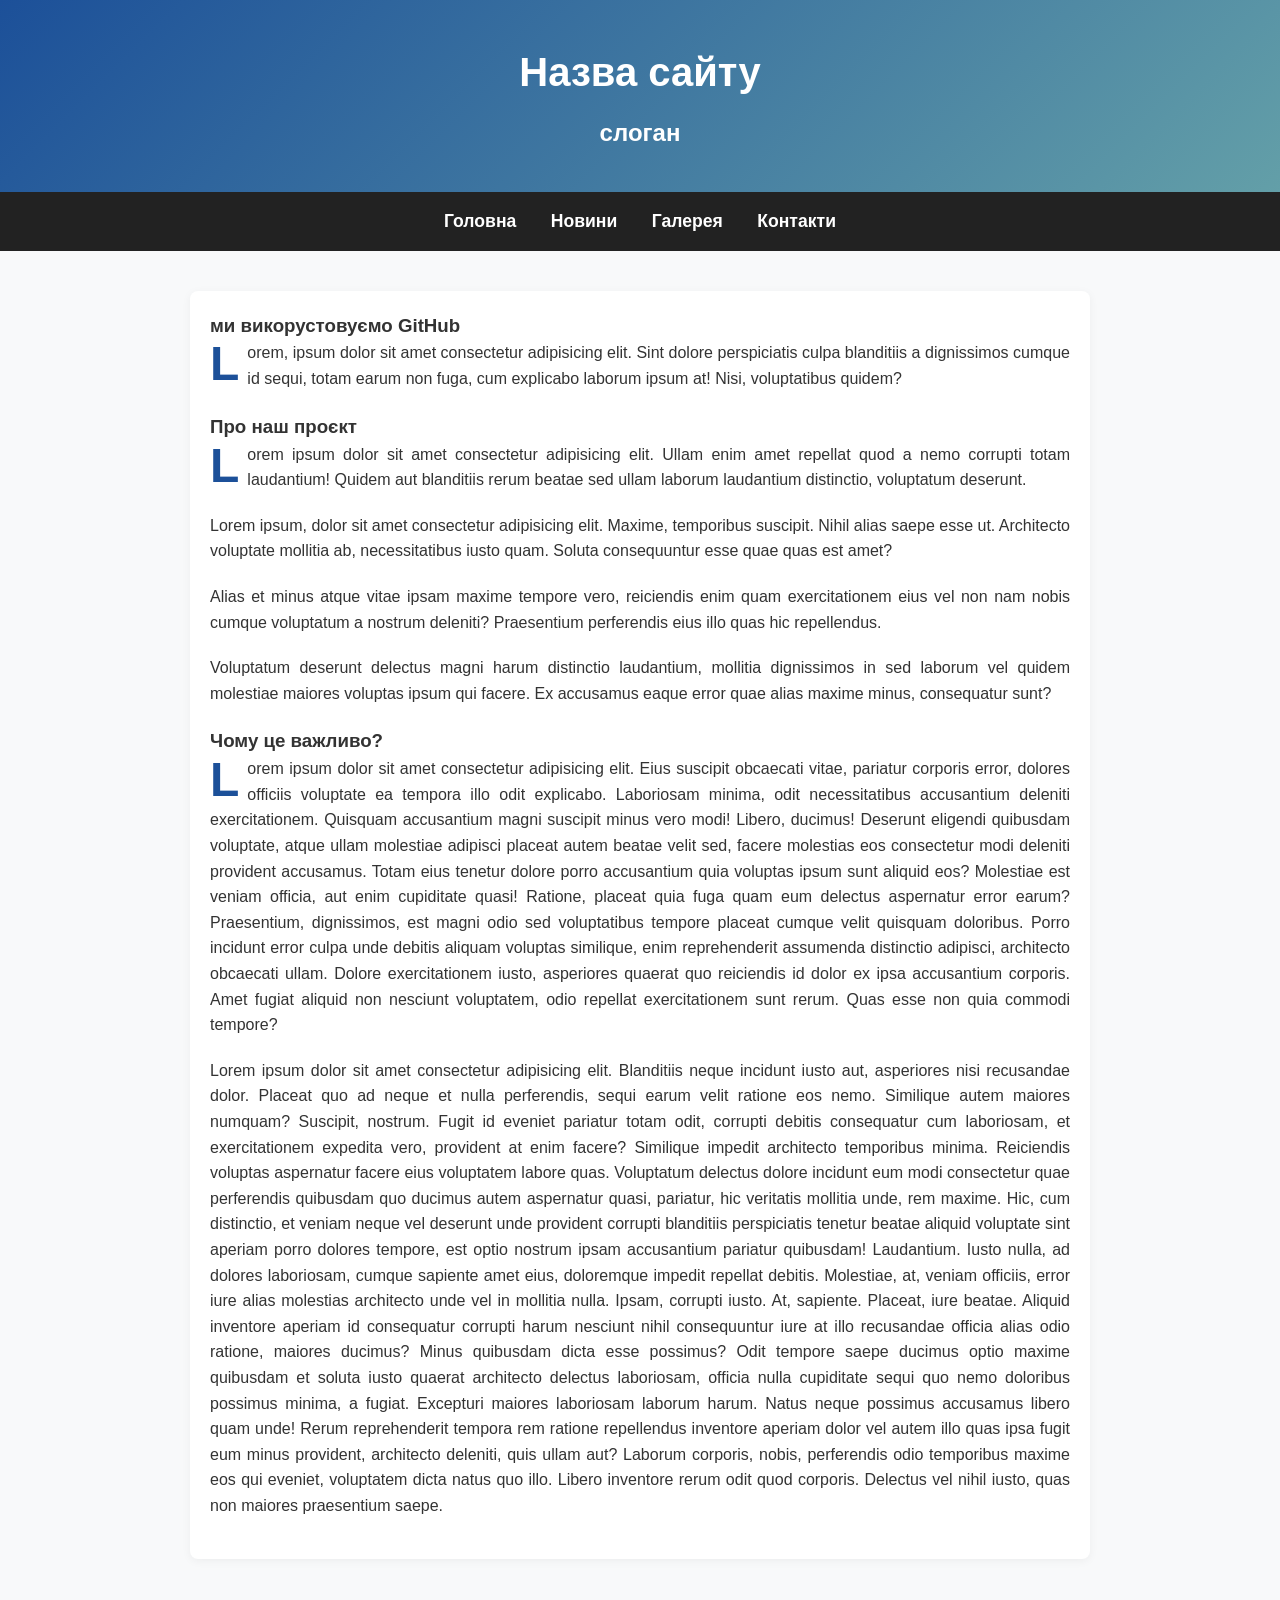
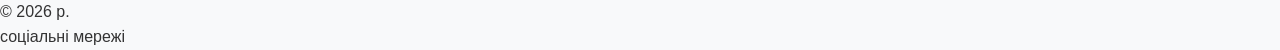
<file: index.html>
<!DOCTYPE html>
<html lang="en">

<head>
  <meta charset="UTF-8">
  <meta name="viewport" content="width=device-width, initial-scale=1.0">
  <meta name="description" content="Запрошуємо підлітків 11-15 років на заняття з
робототехніки. Вчимо програмувати, паяти та створювати власні проєкти на Arduino.">

  <meta property="og:title" content="Гурток робототехніки">
  <meta property="og:description" content="Навчимо створювати власних роботів з нуля!">
  <meta property="og:image" content="./img/robot.jpg">
  <meta property="og:type" content="website">

  <link rel="stylesheet" href="./css/style.css">
  <title>Гурток робототехніки | Створюй майбутнє своїми руками</title>
  <!-- Google tag (gtag.js) -->
  <script async src="https://www.googletagmanager.com/gtag/js?id=G-W2GLQCDBY6"></script>
  <script>
    window.dataLayer = window.dataLayer || [];
    function gtag() { dataLayer.push(arguments); }
    gtag('js', new Date());

    gtag('config', 'G-W2GLQCDBY6');
  </script>
</head>

<body class="playpen-sans-regular">
  <header>
    <h1 class="google-sans-bold">Назва сайту</h1>
    <h2>слоган</h2>
  </header>
  <nav>
    <ul>
      <li><a href="./index.html">Головна</a></li>
      <li><a href="./news.html">Новини</a></li>
      <li><a href="./gallery.html">Галерея</a></li>
      <li><a href="./contacts.html">Контакти</a></li>
    </ul>
  </nav>
  <main>
    <section>
      <h3>ми викорустовуємо GitHub</h3>
      <p>
        Lorem, ipsum dolor sit amet consectetur adipisicing elit. Sint dolore perspiciatis culpa blanditiis a
        dignissimos cumque id sequi, totam earum non fuga, cum explicabo laborum ipsum at! Nisi, voluptatibus quidem?
      </p>
    </section>
    <section>
      <h3>Про наш проєкт</h3>
      <p>Lorem ipsum dolor sit amet consectetur adipisicing elit. Ullam enim amet repellat quod a nemo corrupti totam
        laudantium! Quidem aut blanditiis rerum beatae sed ullam laborum laudantium distinctio, voluptatum deserunt.</p>
      <p>Lorem ipsum, dolor sit amet consectetur adipisicing elit. Maxime, temporibus suscipit. Nihil alias saepe esse
        ut. Architecto voluptate mollitia ab, necessitatibus iusto quam. Soluta consequuntur esse quae quas est amet?
      </p>
      <p>Alias et minus atque vitae ipsam maxime tempore vero, reiciendis enim quam exercitationem eius vel non nam
        nobis cumque voluptatum a nostrum deleniti? Praesentium perferendis eius illo quas hic repellendus.</p>
      <p>Voluptatum deserunt delectus magni harum distinctio laudantium, mollitia dignissimos in sed laborum vel quidem
        molestiae maiores voluptas ipsum qui facere. Ex accusamus eaque error quae alias maxime minus, consequatur sunt?
      </p>
    </section>
    <section class="gradient">
      <h3>Чому це важливо?</h3>
      <p>Lorem ipsum dolor sit amet consectetur adipisicing elit. Eius suscipit obcaecati vitae, pariatur corporis
        error, dolores officiis voluptate ea tempora illo odit explicabo. Laboriosam minima, odit necessitatibus
        accusantium deleniti exercitationem.
        Quisquam accusantium magni suscipit minus vero modi! Libero, ducimus! Deserunt eligendi quibusdam voluptate,
        atque ullam molestiae adipisci placeat autem beatae velit sed, facere molestias eos consectetur modi deleniti
        provident accusamus.
        Totam eius tenetur dolore porro accusantium quia voluptas ipsum sunt aliquid eos? Molestiae est veniam officia,
        aut enim cupiditate quasi! Ratione, placeat quia fuga quam eum delectus aspernatur error earum?
        Praesentium, dignissimos, est magni odio sed voluptatibus tempore placeat cumque velit quisquam doloribus. Porro
        incidunt error culpa unde debitis aliquam voluptas similique, enim reprehenderit assumenda distinctio adipisci,
        architecto obcaecati ullam.
        Dolore exercitationem iusto, asperiores quaerat quo reiciendis id dolor ex ipsa accusantium corporis. Amet
        fugiat aliquid non nesciunt voluptatem, odio repellat exercitationem sunt rerum. Quas esse non quia commodi
        tempore?</p>
      <p>Lorem ipsum dolor sit amet consectetur adipisicing elit. Blanditiis neque incidunt iusto aut, asperiores nisi
        recusandae dolor. Placeat quo ad neque et nulla perferendis, sequi earum velit ratione eos nemo.
        Similique autem maiores numquam? Suscipit, nostrum. Fugit id eveniet pariatur totam odit, corrupti debitis
        consequatur cum laboriosam, et exercitationem expedita vero, provident at enim facere? Similique impedit
        architecto temporibus minima.
        Reiciendis voluptas aspernatur facere eius voluptatem labore quas. Voluptatum delectus dolore incidunt eum modi
        consectetur quae perferendis quibusdam quo ducimus autem aspernatur quasi, pariatur, hic veritatis mollitia
        unde, rem maxime.
        Hic, cum distinctio, et veniam neque vel deserunt unde provident corrupti blanditiis perspiciatis tenetur beatae
        aliquid voluptate sint aperiam porro dolores tempore, est optio nostrum ipsam accusantium pariatur quibusdam!
        Laudantium.
        Iusto nulla, ad dolores laboriosam, cumque sapiente amet eius, doloremque impedit repellat debitis. Molestiae,
        at, veniam officiis, error iure alias molestias architecto unde vel in mollitia nulla. Ipsam, corrupti iusto.
        At, sapiente. Placeat, iure beatae. Aliquid inventore aperiam id consequatur corrupti harum nesciunt nihil
        consequuntur iure at illo recusandae officia alias odio ratione, maiores ducimus? Minus quibusdam dicta esse
        possimus?
        Odit tempore saepe ducimus optio maxime quibusdam et soluta iusto quaerat architecto delectus laboriosam,
        officia nulla cupiditate sequi quo nemo doloribus possimus minima, a fugiat. Excepturi maiores laboriosam
        laborum harum.
        Natus neque possimus accusamus libero quam unde! Rerum reprehenderit tempora rem ratione repellendus inventore
        aperiam dolor vel autem illo quas ipsa fugit eum minus provident, architecto deleniti, quis ullam aut?
        Laborum corporis, nobis, perferendis odio temporibus maxime eos qui eveniet, voluptatem dicta natus quo illo.
        Libero inventore rerum odit quod corporis. Delectus vel nihil iusto, quas non maiores praesentium saepe.</p>
    </section>
  </main>
  <footer>
    <p>&copy; 2026 р.</p>
    <p>соціальні мережі</p>
  </footer>

</body>

</html>
</file>
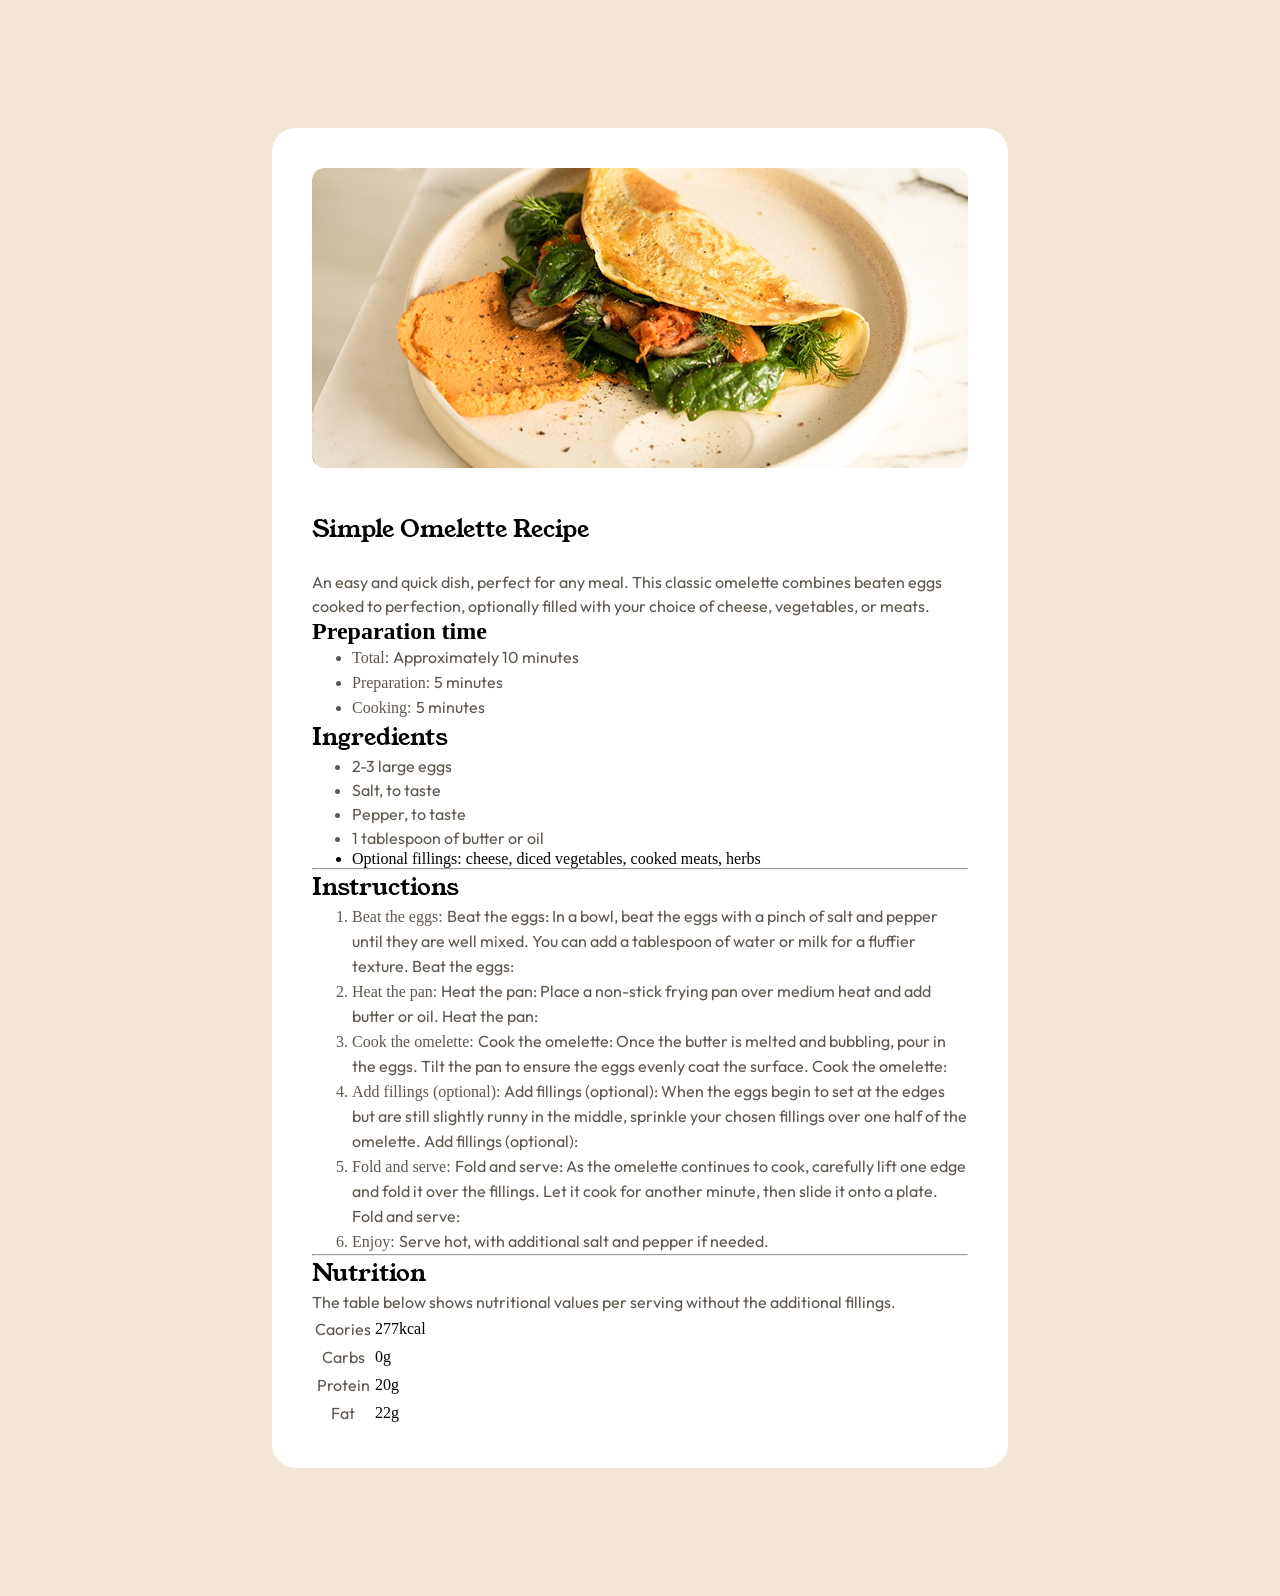
<file: figma/index.html>
<!DOCTYPE html>
<html lang="en">

<head>
  <meta charset="UTF-8" />
  <meta name="viewport" content="width=device-width, initial-scale=1.0" />
  <link rel="icon" type="image/png" sizes="32x32" href="./assets/images/favicon-32x32.png" />
  <link rel="preconnect" href="https://fonts.googleapis.com" />
  <link rel="preconnect" href="https://fonts.gstatic.com" crossorigin />
  <link href="https://fonts.googleapis.com/css2?family=Outfit:wght@100..900&family=Young+Serif&display=swap"
    rel="stylesheet" />
  <title>Frontend Mentor | Recipe page</title>
  <link rel="stylesheet" href="./css/style.css" />
</head>

<body>
  <main>
    <img src="./img/top-image.png" alt="Simple Omelette Recipe" />
    <div>
      <section>
        <h1 class="young-serif-regular heading-l">Simple Omelette Recipe</h1>
        <p class="outfit-regular body-reg">
          An easy and quick dish, perfect for any meal. This classic omelette
          combines beaten eggs cooked to perfection, optionally filled with
          your choice of cheese, vegetables, or meats.
        </p>
      </section>
      <section class="bg-pink">
        <h2 class="outfit-semibold heading-s">Preparation time</h2>
        <ul>
          <li class="outfit-bold body-reg">
            Total:
            <span class="outfit-regular body-reg">Approximately 10 minutes</span>
          </li>
          <li class="outfit-bold body-reg">
            Preparation: <span class="outfit-regular">5 minutes</span>
          </li>
          <li class="outfit-bold body-reg">
            Cooking: <span class="outfit-regular">5 minutes</span>
          </li>
        </ul>
      </section>
      <section>
        <h2 class="young-serif-regular heading-m">Ingredients</h2>
        <ul>
          <li class="outfit-regular body-reg">2-3 large eggs</li>
          <li class="outfit-regular body-reg">Salt, to taste</li>
          <li class="outfit-regular body-reg">Pepper, to taste</li>
          <li class="outfit-regular body-reg">
            1 tablespoon of butter or oil
          </li>
          <li>
            Optional fillings: cheese, diced vegetables, cooked meats, herbs
          </li>
        </ul>
      </section>
      <hr />
      <section>
        <h2 class="young-serif-regular heading-m">Instructions</h2>
        <ol>
          <li class="outfit-bold body-reg">
            Beat the eggs:
            <span class="outfit-regular">
              Beat the eggs: In a bowl, beat the eggs with a pinch of salt and
              pepper until they are well mixed. You can add a tablespoon of
              water or milk for a fluffier texture. Beat the eggs:
            </span>
          </li>
          <li class="outfit-bold body-reg">
            Heat the pan:
            <span class="outfit-regular">
              Heat the pan: Place a non-stick frying pan over medium heat and
              add butter or oil. Heat the pan:
            </span>
          </li>
          <li class="outfit-bold body-reg">
            Cook the omelette:
            <span class="outfit-regular">
              Cook the omelette: Once the butter is melted and bubbling, pour
              in the eggs. Tilt the pan to ensure the eggs evenly coat the
              surface. Cook the omelette:
            </span>
          </li>
          <li class="outfit-bold body-reg">
            Add fillings (optional):
            <span class="outfit-regular">
              Add fillings (optional): When the eggs begin to set at the edges
              but are still slightly runny in the middle, sprinkle your chosen
              fillings over one half of the omelette. Add fillings (optional):
            </span>
          </li>
          <li class="outfit-bold body-reg">
            Fold and serve:
            <span class="outfit-regular">
              Fold and serve: As the omelette continues to cook, carefully
              lift one edge and fold it over the fillings. Let it cook for
              another minute, then slide it onto a plate. Fold and serve:
            </span>
          </li>
          <li class="outfit-bold body-reg">
            Enjoy:
            <span class="outfit-regular">Serve hot, with additional salt and pepper if needed.</span>
          </li>
        </ol>
      </section>
      <hr />
      <section>
        <h2 class="young-serif-regular heading-m">Nutrition</h2>

        <p class="outfit-regular body-reg">
          The table below shows nutritional values per serving without the
          additional fillings.
        </p>
        <table>
          <tr>
            <th class="outfit-regular body-reg">Caories</th>
            <td class="outfit-bold">277kcal</td>
          </tr>
          <tr>
            <th class="outfit-regular body-reg">Carbs</th>
            <td class="outfit-bold">0g</td>
          </tr>
          <tr>
            <th class="outfit-regular body-reg">Protein</th>
            <td class="outfit-bold">20g</td>
          </tr>
          <tr>
            <th class="outfit-regular body-reg">Fat</th>
            <td class="outfit-bold">22g</td>
          </tr>
        </table>
      </section>
    </div>
  </main>
</body>

</html>
</file>
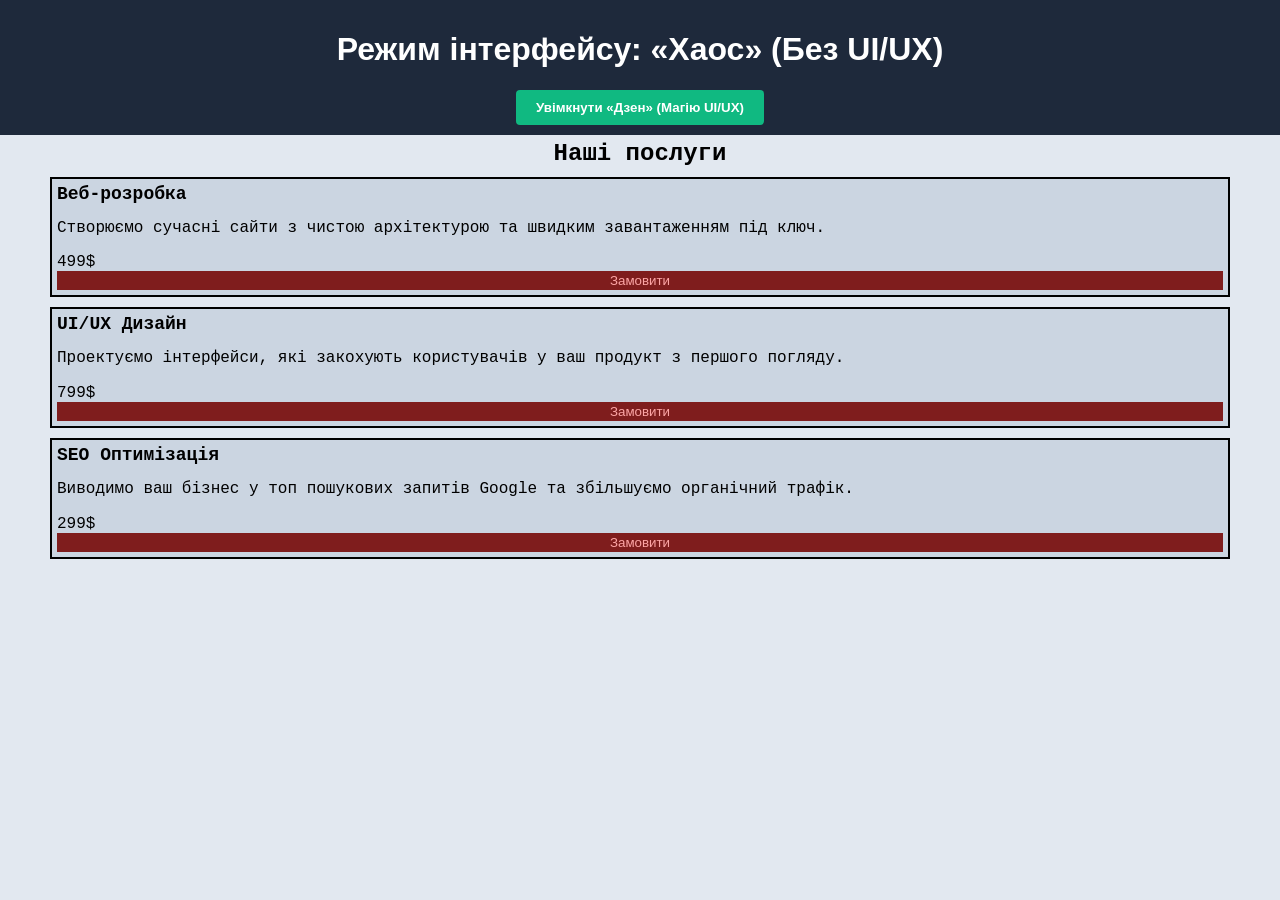
<file: UX_UI/index.html>
<!DOCTYPE html>
<html lang="uk">

<head>
  <meta charset="UTF-8">
  <meta name="viewport" content="width=device-width, initial-scale=1.0">
  <title>UI/UX Демонстрація: Перетворення інтерфейсу</title>
  <link rel="stylesheet" href="style.css">
</head>

<body>
  <header class="control-panel">
    <h1>Режим інтерфейсу: <span id="status-text">«Хаос» (Без UI/UX)</span></h1>
    <button id="toggle-ux-btn">Увімкнути «Дзен» (Магію UI/UX)</button>
  </header>
  <main class="container">
    <h2 class="section-title">Наші послуги</h2>
    <div class="grid-wrapper" id="content-wrapper">
      <div class="card">
        <div class="card-badge">Популярно</div>
        <h3>Веб-розробка</h3>
        <p>Створюємо сучасні сайти з чистою архітектурою та швидким завантаженням під
          ключ.</p>
        <div class="price">499$</div>
        <button class="cta-btn">Замовити</button>
      </div>
      <div class="card featured">
        <div class="card-badge">Топ вибір</div>
        <h3>UI/UX Дизайн</h3>
        <p>Проектуємо інтерфейси, які закохують користувачів у ваш продукт з першого
          погляду.</p>
        <div class="price">799$</div>
        <button class="cta-btn">Замовити</button>
      </div>
      <div class="card">
        <div class="card-badge">Новинка</div>
        <h3>SEO Оптимізація</h3>
        <p>Виводимо ваш бізнес у топ пошукових запитів Google та збільшуємо органічний
          трафік.</p>
        <div class="price">299$</div>
        <button class="cta-btn">Замовити</button>
      </div>
    </div>
  </main>
  <script src="script.js" defer></script>
</body>

</html>
</file>
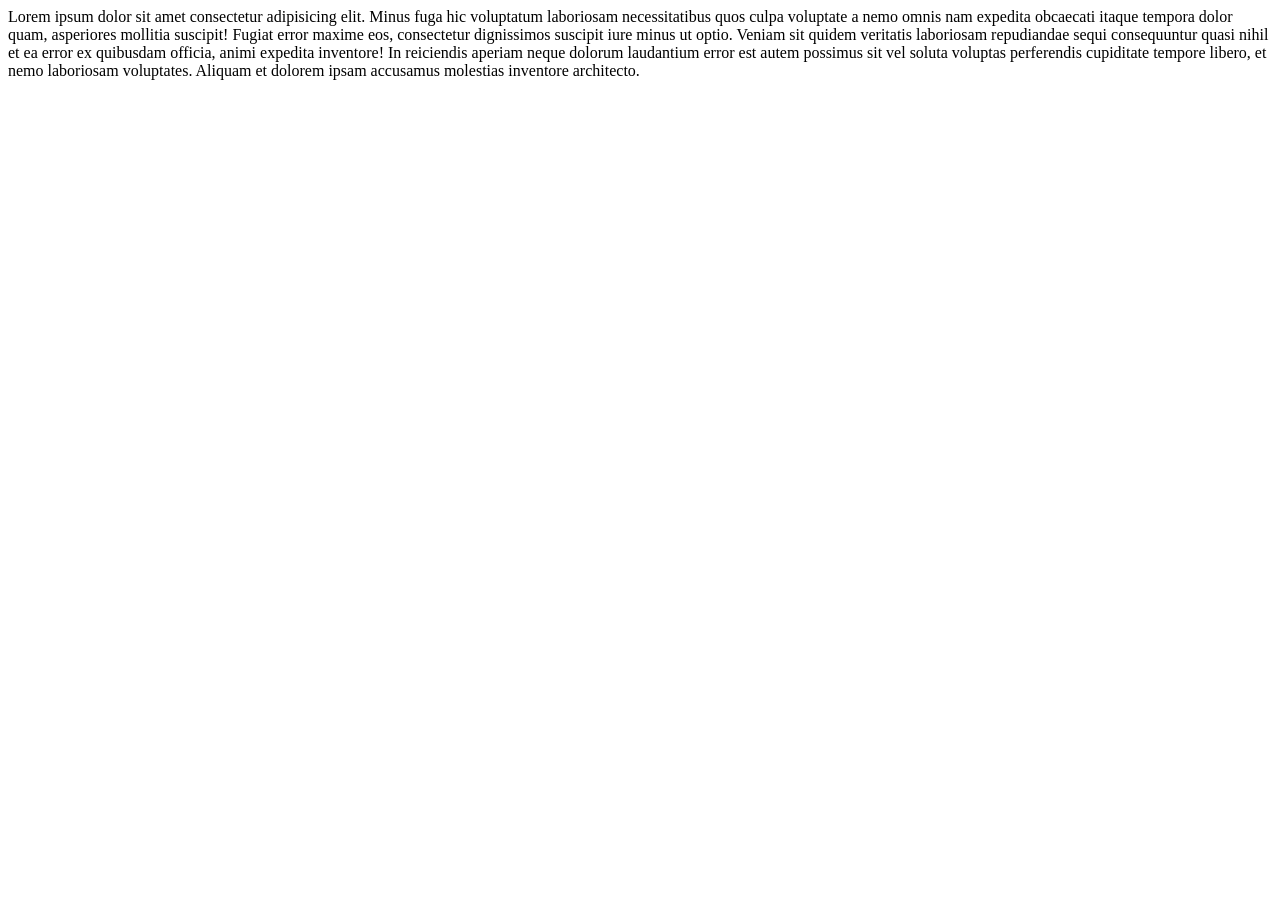
<file: js/less1/index.html>
<!DOCTYPE html>
<html lang="en">
<head>
  <meta charset="UTF-8">
  <meta name="viewport" content="width=device-width, initial-scale=1.0">
  <title>Document</title>
</head>
<body>
  Lorem ipsum dolor sit amet consectetur adipisicing elit. Minus fuga hic voluptatum laboriosam necessitatibus quos culpa voluptate a nemo omnis nam expedita obcaecati itaque tempora dolor quam, asperiores mollitia suscipit!
  Fugiat error maxime eos, consectetur dignissimos suscipit iure minus ut optio. Veniam sit quidem veritatis laboriosam repudiandae sequi consequuntur quasi nihil et ea error ex quibusdam officia, animi expedita inventore!
  In reiciendis aperiam neque dolorum laudantium error est autem possimus sit vel soluta voluptas perferendis cupiditate tempore libero, et nemo laboriosam voluptates. Aliquam et dolorem ipsam accusamus molestias inventore architecto.
  <script src="./script.js"></script>
</body>
</html>
</file>
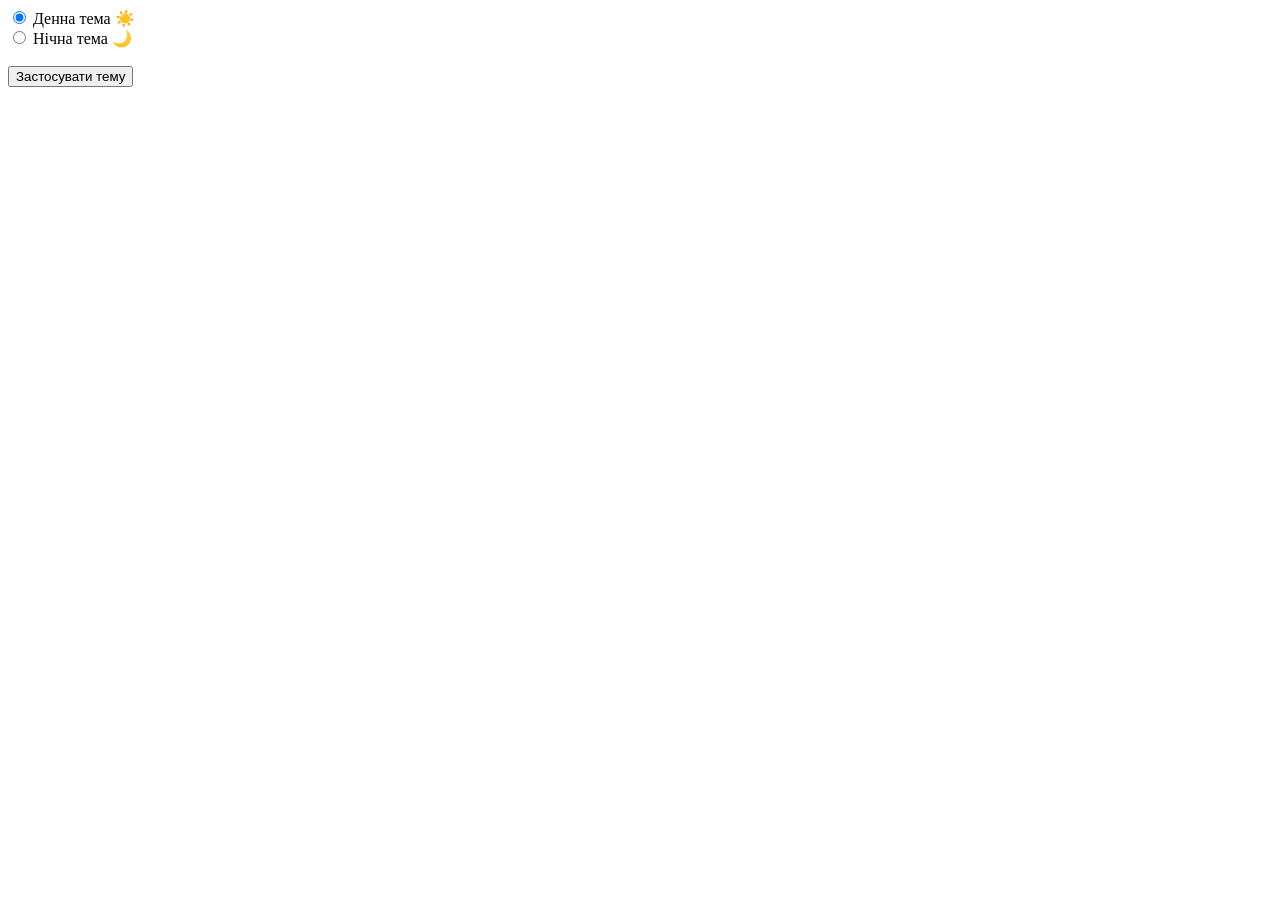
<file: js/less2/index.html>
<!DOCTYPE html>
<html lang="en">

<head>
  <meta charset="UTF-8">
  <meta name="viewport" content="width=device-width, initial-scale=1.0">
  <title>Document</title>
</head>

<body>
  <form id="themeForm">
    <label>
      <input type="radio" name="theme" value="day" checked> Денна тема ☀️
    </label>
    <br>
    <label>
      <input type="radio" name="theme" value="night"> Нічна тема 🌙
    </label>
    <br><br>

    <button type="submit">Застосувати тему</button>
  </form>
  <script src="./script.js"></script>
</body>

</html>
</file>
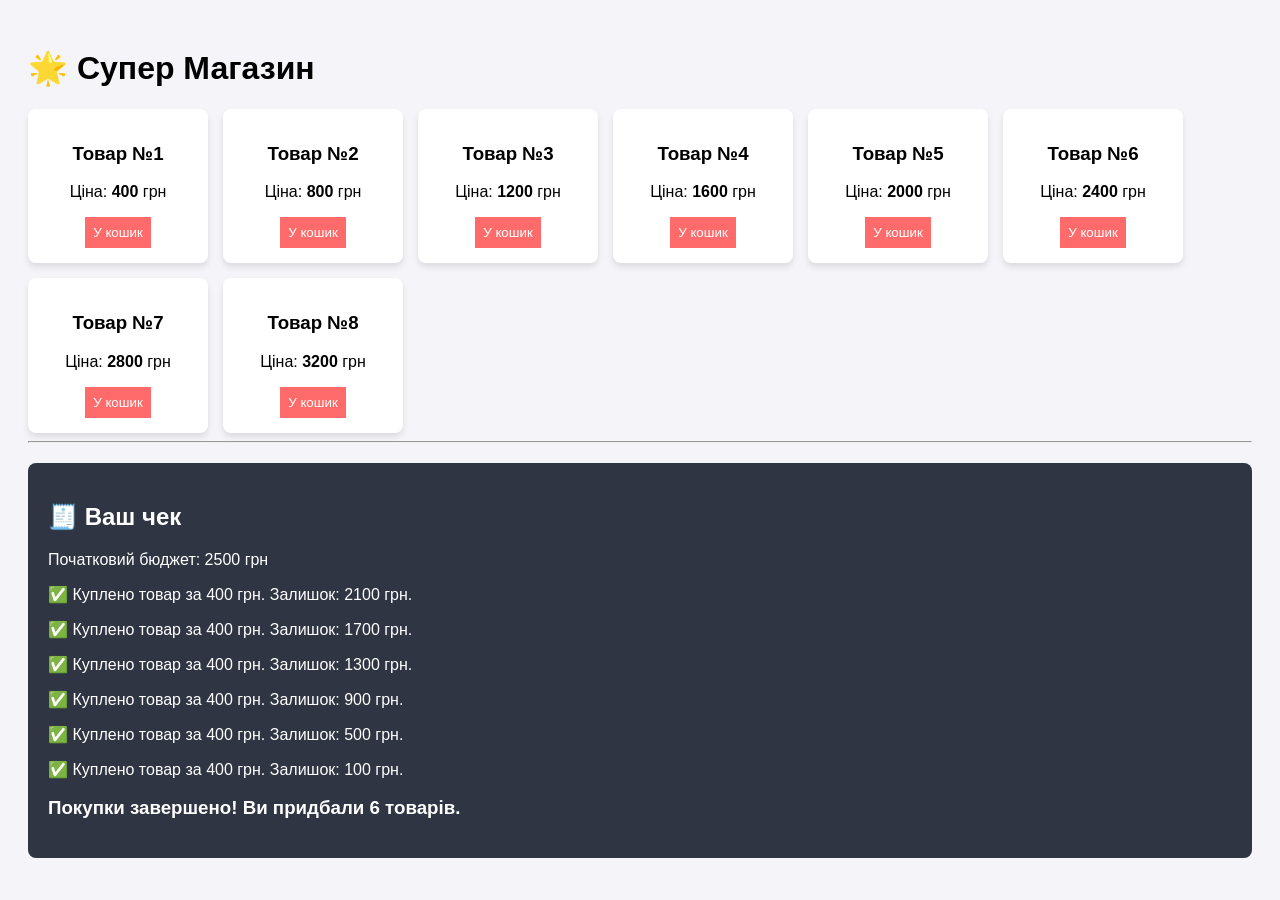
<file: js/less3/index.html>
<!DOCTYPE html>
<html lang="uk">

<head>
  <meta charset="UTF-8">
  <title>Мій магазин</title>
  <link rel="stylesheet" href="style.css">
</head>

<body>
  <h1>🌟 Супер Магазин</h1>

  <div id="shop-catalog" class="catalog"></div>

  <hr>

  <div id="receipt-container" class="receipt"></div>

  <script src="script.js"></script>
</body>

</html>
</file>
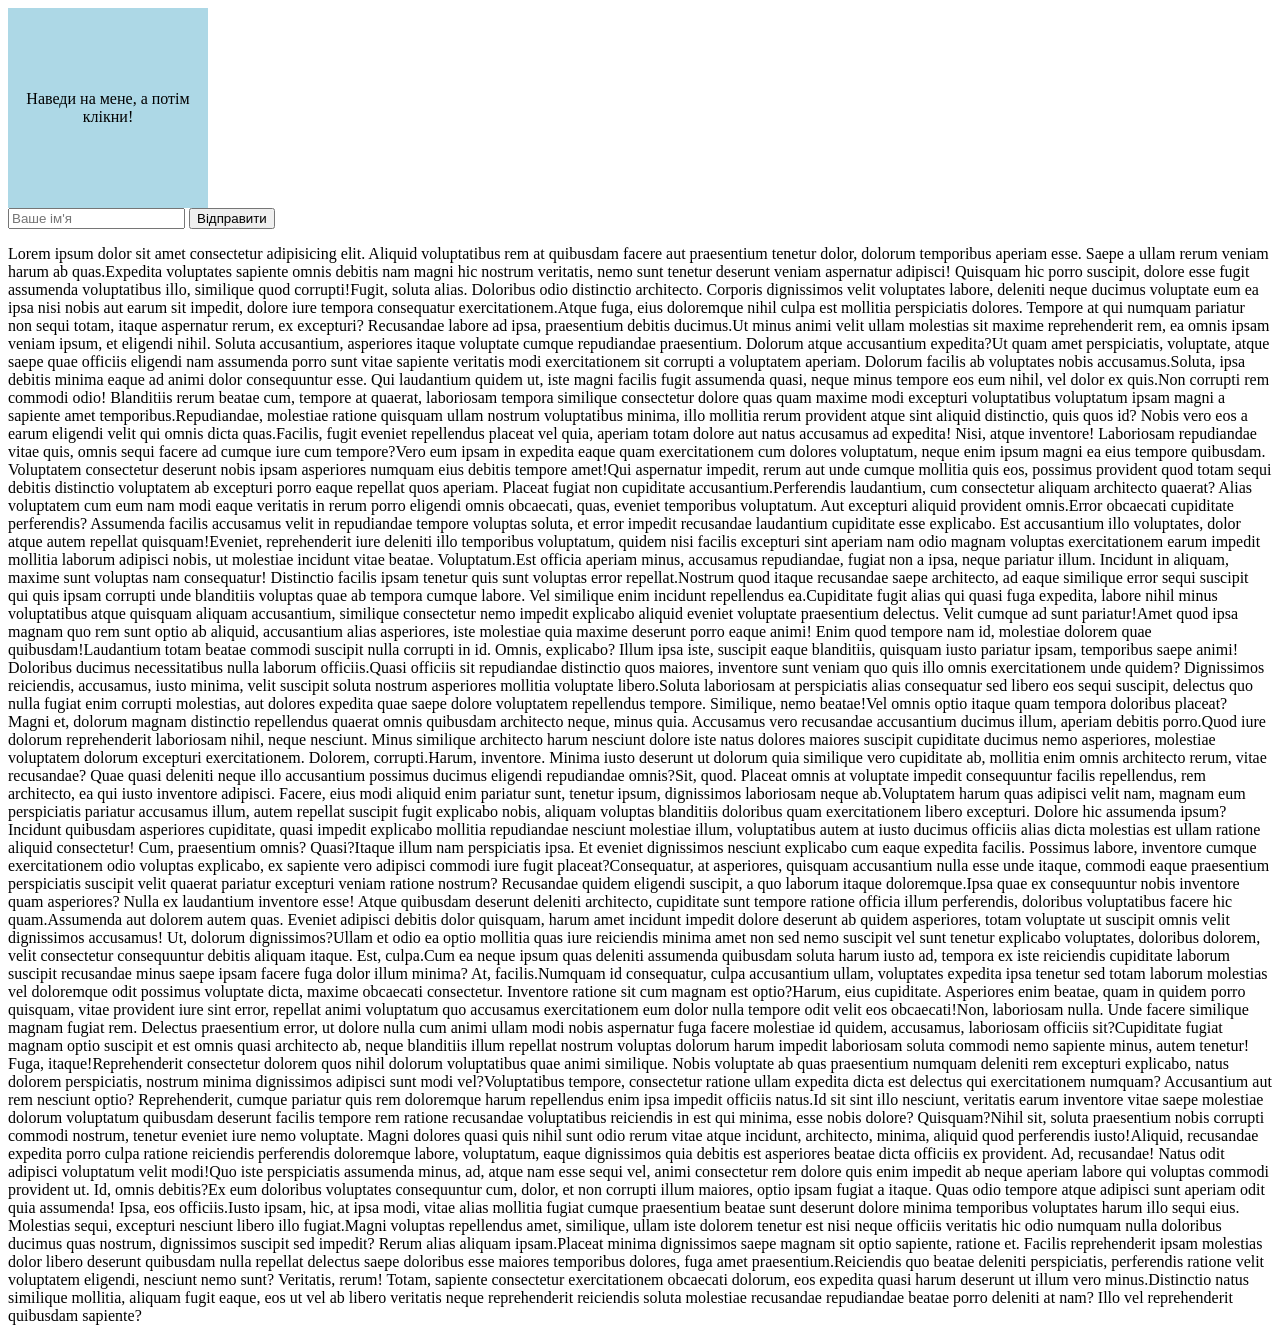
<file: js/less_event/index.html>
<!DOCTYPE html>
<html lang="en">

<head>
  <meta charset="UTF-8">
  <meta name="viewport" content="width=device-width, initial-scale=1.0">
  <link rel="stylesheet" href="./style.css">
  <title>Document</title>
</head>

<body>
  <div id="interactive-box" class="box">Наведи на мене, а потім клікни!</div>
  <form id="myForm">
    <input type="text" id="username" placeholder="Ваше ім'я">
    <button type="submit">Відправити</button>
  </form>
  <p id="greetingMessage"></p>

  <p><span>Lorem ipsum dolor sit amet consectetur adipisicing elit. Aliquid voluptatibus rem at quibusdam facere aut
      praesentium tenetur dolor, dolorum temporibus aperiam esse. Saepe a ullam rerum veniam harum ab
      quas.</span><span>Expedita voluptates sapiente omnis debitis nam magni hic nostrum veritatis, nemo sunt tenetur
      deserunt veniam aspernatur adipisci! Quisquam hic porro suscipit, dolore esse fugit assumenda voluptatibus illo,
      similique quod corrupti!</span><span>Fugit, soluta alias. Doloribus odio distinctio architecto. Corporis
      dignissimos velit voluptates labore, deleniti neque ducimus voluptate eum ea ipsa nisi nobis aut earum sit
      impedit, dolore iure tempora consequatur exercitationem.</span><span>Atque fuga, eius doloremque nihil culpa est
      mollitia perspiciatis dolores. Tempore at qui numquam pariatur non sequi totam, itaque aspernatur rerum, ex
      excepturi? Recusandae labore ad ipsa, praesentium debitis ducimus.</span><span>Ut minus animi velit ullam
      molestias sit maxime reprehenderit rem, ea omnis ipsam veniam ipsum, et eligendi nihil. Soluta accusantium,
      asperiores itaque voluptate cumque repudiandae praesentium. Dolorum atque accusantium expedita?</span><span>Ut
      quam amet perspiciatis, voluptate, atque saepe quae officiis eligendi nam assumenda porro sunt vitae sapiente
      veritatis modi exercitationem sit corrupti a voluptatem aperiam. Dolorum facilis ab voluptates nobis
      accusamus.</span><span>Soluta, ipsa debitis minima eaque ad animi dolor consequuntur esse. Qui laudantium quidem
      ut, iste magni facilis fugit assumenda quasi, neque minus tempore eos eum nihil, vel dolor ex
      quis.</span><span>Non corrupti rem commodi odio! Blanditiis rerum beatae cum, tempore at quaerat, laboriosam
      tempora similique consectetur dolore quas quam maxime modi excepturi voluptatibus voluptatum ipsam magni a
      sapiente amet temporibus.</span><span>Repudiandae, molestiae ratione quisquam ullam nostrum voluptatibus minima,
      illo mollitia rerum provident atque sint aliquid distinctio, quis quos id? Nobis vero eos a earum eligendi velit
      qui omnis dicta quas.</span><span>Facilis, fugit eveniet repellendus placeat vel quia, aperiam totam dolore aut
      natus accusamus ad expedita! Nisi, atque inventore! Laboriosam repudiandae vitae quis, omnis sequi facere ad
      cumque iure cum tempore?</span><span>Vero eum ipsam in expedita eaque quam exercitationem cum dolores voluptatum,
      neque enim ipsum magni ea eius tempore quibusdam. Voluptatem consectetur deserunt nobis ipsam asperiores numquam
      eius debitis tempore amet!</span><span>Qui aspernatur impedit, rerum aut unde cumque mollitia quis eos, possimus
      provident quod totam sequi debitis distinctio voluptatem ab excepturi porro eaque repellat quos aperiam. Placeat
      fugiat non cupiditate accusantium.</span><span>Perferendis laudantium, cum consectetur aliquam architecto quaerat?
      Alias voluptatem cum eum nam modi eaque veritatis in rerum porro eligendi omnis obcaecati, quas, eveniet
      temporibus voluptatum. Aut excepturi aliquid provident omnis.</span><span>Error obcaecati cupiditate perferendis?
      Assumenda facilis accusamus velit in repudiandae tempore voluptas soluta, et error impedit recusandae laudantium
      cupiditate esse explicabo. Est accusantium illo voluptates, dolor atque autem repellat
      quisquam!</span><span>Eveniet, reprehenderit iure deleniti illo temporibus voluptatum, quidem nisi facilis
      excepturi sint aperiam nam odio magnam voluptas exercitationem earum impedit mollitia laborum adipisci nobis, ut
      molestiae incidunt vitae beatae. Voluptatum.</span><span>Est officia aperiam minus, accusamus repudiandae, fugiat
      non a ipsa, neque pariatur illum. Incidunt in aliquam, maxime sunt voluptas nam consequatur! Distinctio facilis
      ipsam tenetur quis sunt voluptas error repellat.</span><span>Nostrum quod itaque recusandae saepe architecto, ad
      eaque similique error sequi suscipit qui quis ipsam corrupti unde blanditiis voluptas quae ab tempora cumque
      labore. Vel similique enim incidunt repellendus ea.</span><span>Cupiditate fugit alias qui quasi fuga expedita,
      labore nihil minus voluptatibus atque quisquam aliquam accusantium, similique consectetur nemo impedit explicabo
      aliquid eveniet voluptate praesentium delectus. Velit cumque ad sunt pariatur!</span><span>Amet quod ipsa magnam
      quo rem sunt optio ab aliquid, accusantium alias asperiores, iste molestiae quia maxime deserunt porro eaque
      animi! Enim quod tempore nam id, molestiae dolorem quae quibusdam!</span><span>Laudantium totam beatae commodi
      suscipit nulla corrupti in id. Omnis, explicabo? Illum ipsa iste, suscipit eaque blanditiis, quisquam iusto
      pariatur ipsam, temporibus saepe animi! Doloribus ducimus necessitatibus nulla laborum officiis.</span><span>Quasi
      officiis sit repudiandae distinctio quos maiores, inventore sunt veniam quo quis illo omnis exercitationem unde
      quidem? Dignissimos reiciendis, accusamus, iusto minima, velit suscipit soluta nostrum asperiores mollitia
      voluptate libero.</span><span>Soluta laboriosam at perspiciatis alias consequatur sed libero eos sequi suscipit,
      delectus quo nulla fugiat enim corrupti molestias, aut dolores expedita quae saepe dolore voluptatem repellendus
      tempore. Similique, nemo beatae!</span><span>Vel omnis optio itaque quam tempora doloribus placeat? Magni et,
      dolorum magnam distinctio repellendus quaerat omnis quibusdam architecto neque, minus quia. Accusamus vero
      recusandae accusantium ducimus illum, aperiam debitis porro.</span><span>Quod iure dolorum reprehenderit
      laboriosam nihil, neque nesciunt. Minus similique architecto harum nesciunt dolore iste natus dolores maiores
      suscipit cupiditate ducimus nemo asperiores, molestiae voluptatem dolorum excepturi exercitationem. Dolorem,
      corrupti.</span><span>Harum, inventore. Minima iusto deserunt ut dolorum quia similique vero cupiditate ab,
      mollitia enim omnis architecto rerum, vitae recusandae? Quae quasi deleniti neque illo accusantium possimus
      ducimus eligendi repudiandae omnis?</span><span>Sit, quod. Placeat omnis at voluptate impedit consequuntur facilis
      repellendus, rem architecto, ea qui iusto inventore adipisci. Facere, eius modi aliquid enim pariatur sunt,
      tenetur ipsum, dignissimos laboriosam neque ab.</span><span>Voluptatem harum quas adipisci velit nam, magnam eum
      perspiciatis pariatur accusamus illum, autem repellat suscipit fugit explicabo nobis, aliquam voluptas blanditiis
      doloribus quam exercitationem libero excepturi. Dolore hic assumenda ipsum?</span><span>Incidunt quibusdam
      asperiores cupiditate, quasi impedit explicabo mollitia repudiandae nesciunt molestiae illum, voluptatibus autem
      at iusto ducimus officiis alias dicta molestias est ullam ratione aliquid consectetur! Cum, praesentium omnis?
      Quasi?</span><span>Itaque illum nam perspiciatis ipsa. Et eveniet dignissimos nesciunt explicabo cum eaque
      expedita facilis. Possimus labore, inventore cumque exercitationem odio voluptas explicabo, ex sapiente vero
      adipisci commodi iure fugit placeat?</span><span>Consequatur, at asperiores, quisquam accusantium nulla esse unde
      itaque, commodi eaque praesentium perspiciatis suscipit velit quaerat pariatur excepturi veniam ratione nostrum?
      Recusandae quidem eligendi suscipit, a quo laborum itaque doloremque.</span><span>Ipsa quae ex consequuntur nobis
      inventore quam asperiores? Nulla ex laudantium inventore esse! Atque quibusdam deserunt deleniti architecto,
      cupiditate sunt tempore ratione officia illum perferendis, doloribus voluptatibus facere hic
      quam.</span><span>Assumenda aut dolorem autem quas. Eveniet adipisci debitis dolor quisquam, harum amet incidunt
      impedit dolore deserunt ab quidem asperiores, totam voluptate ut suscipit omnis velit dignissimos accusamus! Ut,
      dolorum dignissimos?</span><span>Ullam et odio ea optio mollitia quas iure reiciendis minima amet non sed nemo
      suscipit vel sunt tenetur explicabo voluptates, doloribus dolorem, velit consectetur consequuntur debitis aliquam
      itaque. Est, culpa.</span><span>Cum ea neque ipsum quas deleniti assumenda quibusdam soluta harum iusto ad,
      tempora ex iste reiciendis cupiditate laborum suscipit recusandae minus saepe ipsam facere fuga dolor illum
      minima? At, facilis.</span><span>Numquam id consequatur, culpa accusantium ullam, voluptates expedita ipsa tenetur
      sed totam laborum molestias vel doloremque odit possimus voluptate dicta, maxime obcaecati consectetur. Inventore
      ratione sit cum magnam est optio?</span><span>Harum, eius cupiditate. Asperiores enim beatae, quam in quidem porro
      quisquam, vitae provident iure sint error, repellat animi voluptatum quo accusamus exercitationem eum dolor nulla
      tempore odit velit eos obcaecati!</span><span>Non, laboriosam nulla. Unde facere similique magnam fugiat rem.
      Delectus praesentium error, ut dolore nulla cum animi ullam modi nobis aspernatur fuga facere molestiae id quidem,
      accusamus, laboriosam officiis sit?</span><span>Cupiditate fugiat magnam optio suscipit et est omnis quasi
      architecto ab, neque blanditiis illum repellat nostrum voluptas dolorum harum impedit laboriosam soluta commodi
      nemo sapiente minus, autem tenetur! Fuga, itaque!</span><span>Reprehenderit consectetur dolorem quos nihil dolorum
      voluptatibus quae animi similique. Nobis voluptate ab quas praesentium numquam deleniti rem excepturi explicabo,
      natus dolorem perspiciatis, nostrum minima dignissimos adipisci sunt modi vel?</span><span>Voluptatibus tempore,
      consectetur ratione ullam expedita dicta est delectus qui exercitationem numquam? Accusantium aut rem nesciunt
      optio? Reprehenderit, cumque pariatur quis rem doloremque harum repellendus enim ipsa impedit officiis
      natus.</span><span>Id sit sint illo nesciunt, veritatis earum inventore vitae saepe molestiae dolorum voluptatum
      quibusdam deserunt facilis tempore rem ratione recusandae voluptatibus reiciendis in est qui minima, esse nobis
      dolore? Quisquam?</span><span>Nihil sit, soluta praesentium nobis corrupti commodi nostrum, tenetur eveniet iure
      nemo voluptate. Magni dolores quasi quis nihil sunt odio rerum vitae atque incidunt, architecto, minima, aliquid
      quod perferendis iusto!</span><span>Aliquid, recusandae expedita porro culpa ratione reiciendis perferendis
      doloremque labore, voluptatum, eaque dignissimos quia debitis est asperiores beatae dicta officiis ex provident.
      Ad, recusandae! Natus odit adipisci voluptatum velit modi!</span><span>Quo iste perspiciatis assumenda minus, ad,
      atque nam esse sequi vel, animi consectetur rem dolore quis enim impedit ab neque aperiam labore qui voluptas
      commodi provident ut. Id, omnis debitis?</span><span>Ex eum doloribus voluptates consequuntur cum, dolor, et non
      corrupti illum maiores, optio ipsam fugiat a itaque. Quas odio tempore atque adipisci sunt aperiam odit quia
      assumenda! Ipsa, eos officiis.</span><span>Iusto ipsam, hic, at ipsa modi, vitae alias mollitia fugiat cumque
      praesentium beatae sunt deserunt dolore minima temporibus voluptates harum illo sequi eius. Molestias sequi,
      excepturi nesciunt libero illo fugiat.</span><span>Magni voluptas repellendus amet, similique, ullam iste dolorem
      tenetur est nisi neque officiis veritatis hic odio numquam nulla doloribus ducimus quas nostrum, dignissimos
      suscipit sed impedit? Rerum alias aliquam ipsam.</span><span>Placeat minima dignissimos saepe magnam sit optio
      sapiente, ratione et. Facilis reprehenderit ipsam molestias dolor libero deserunt quibusdam nulla repellat
      delectus saepe doloribus esse maiores temporibus dolores, fuga amet praesentium.</span><span>Reiciendis quo beatae
      deleniti perspiciatis, perferendis ratione velit voluptatem eligendi, nesciunt nemo sunt? Veritatis, rerum! Totam,
      sapiente consectetur exercitationem obcaecati dolorum, eos expedita quasi harum deserunt ut illum vero
      minus.</span><span>Distinctio natus similique mollitia, aliquam fugit eaque, eos ut vel ab libero veritatis neque
      reprehenderit reiciendis soluta molestiae recusandae repudiandae beatae porro deleniti at nam? Illo vel
      reprehenderit quibusdam sapiente?</span></p>
  <button id="scrollTopBtn" class="scroll-btn">⬆ Вгору</button>

  <script src="./script.js" defer></script>
</body>

</html>
</file>
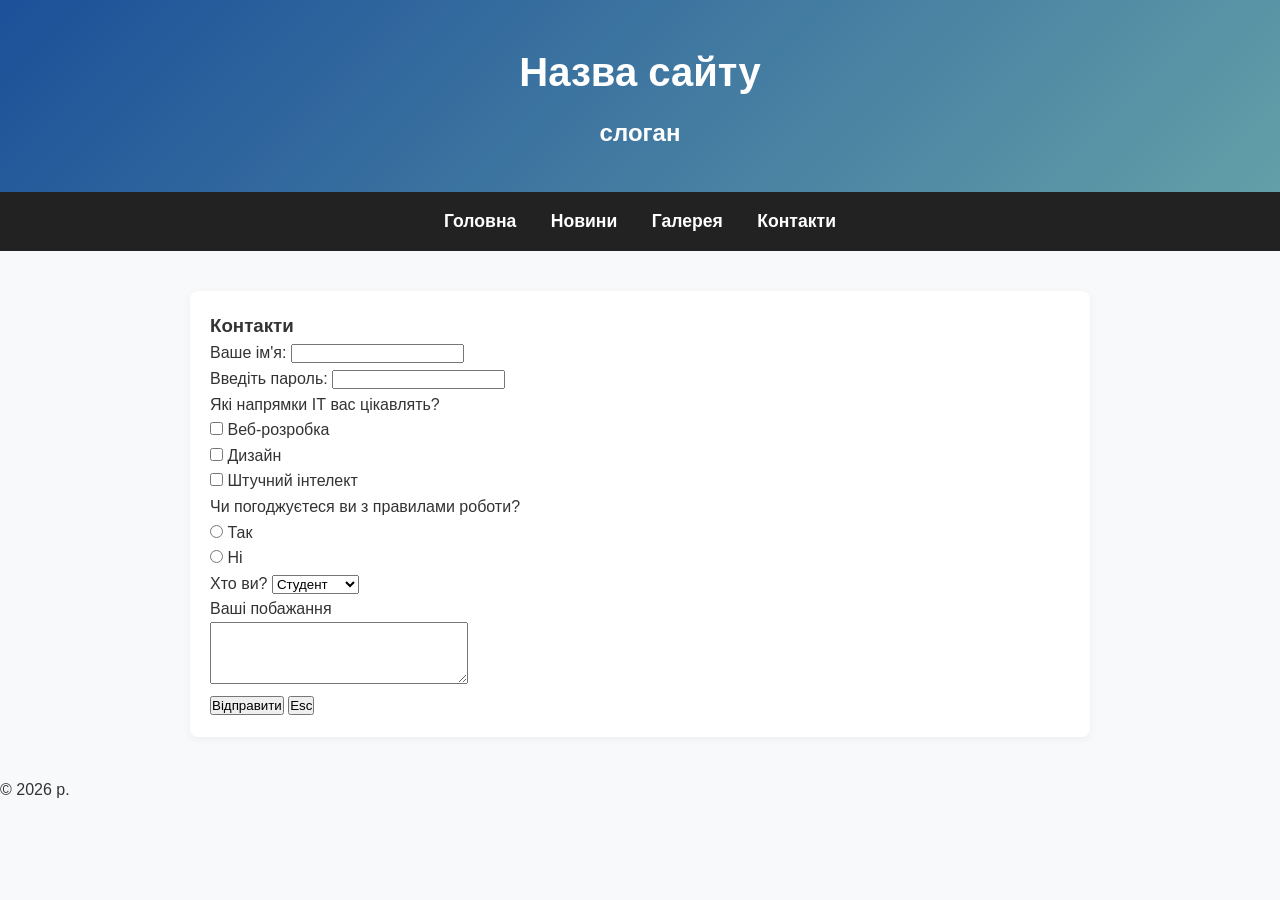
<file: contacts.html>
<!DOCTYPE html>
<html lang="en">
<head>
  <meta charset="UTF-8">
  <meta name="viewport" content="width=device-width, initial-scale=1.0">
  <link rel="stylesheet" href="./css/style.css">
  <title>назва сайту</title>
</head>
<body>
  <header>
    <h1>Назва сайту</h1>
    <h2>слоган</h2>
  </header>
  <nav>
    <ul>
      <li><a href="./index.html">Головна</a></li>
      <li><a href="./news.html">Новини</a></li>
      <li><a href="./gallery.html">Галерея</a></li>
      <li><a href="./contacts.html">Контакти</a></li>
    </ul>
    </nav>
    <main>
      <h3>Контакти</h3>
      <form action="#" method="post">
        <label for="username">Ваше ім'я:</label>
        <input type="text" id="username" name="user_name" required>
        <br>
        <label for="userpasswd">Введіть пароль:</label>
        <input type="password" id="userpasswd" name="password" required>
        <br>
        <p>Які напрямки ІТ вас цікавлять?</p>
        <input type="checkbox" id="topic_web" name="interest" value="web">
        <label for="topic_web">Веб-розробка</label>
        <br>
        <input type="checkbox" id="topic_design" name="interest" value="design">
        <label for="topic_design">Дизайн</label>
        <br>
        <input type="checkbox" id="topic_ai" name="interest" value="ai">
        <label for="topic_ai">Штучний інтелект</label>
        <br>
        <p>Чи погоджуєтеся ви з правилами роботи?</p>
        <input type="radio" id="rules_yes" name="agree" value="yes">
        <label for="rules_yes">Так</label>
        <br>
        <input type="radio" id="rules_no" name="agree" value="no">
        <label for="rules_no">Ні</label>
        <br>
        <label for="role">Хто ви?</label>
        <select name="user_role" id="role">
          <option value="student">Студент</option>
          <option value="developer">Розробник</option>
          <option value="teacher">Вчитель</option>
        </select>
        <br>
        <label for="comment">Ваші побажання</label>
        <br>
        <textarea name="user_comment" id="comment" rows="4" cols="30"></textarea>
        <br>
        <button type="submit">Відправити</button>
        <button type="reset">Esc</button>
      </form>
    </main>
    <footer>
      <p>&copy; 2026 р.</p>
    </footer>
  
</body>
</html>
</file>
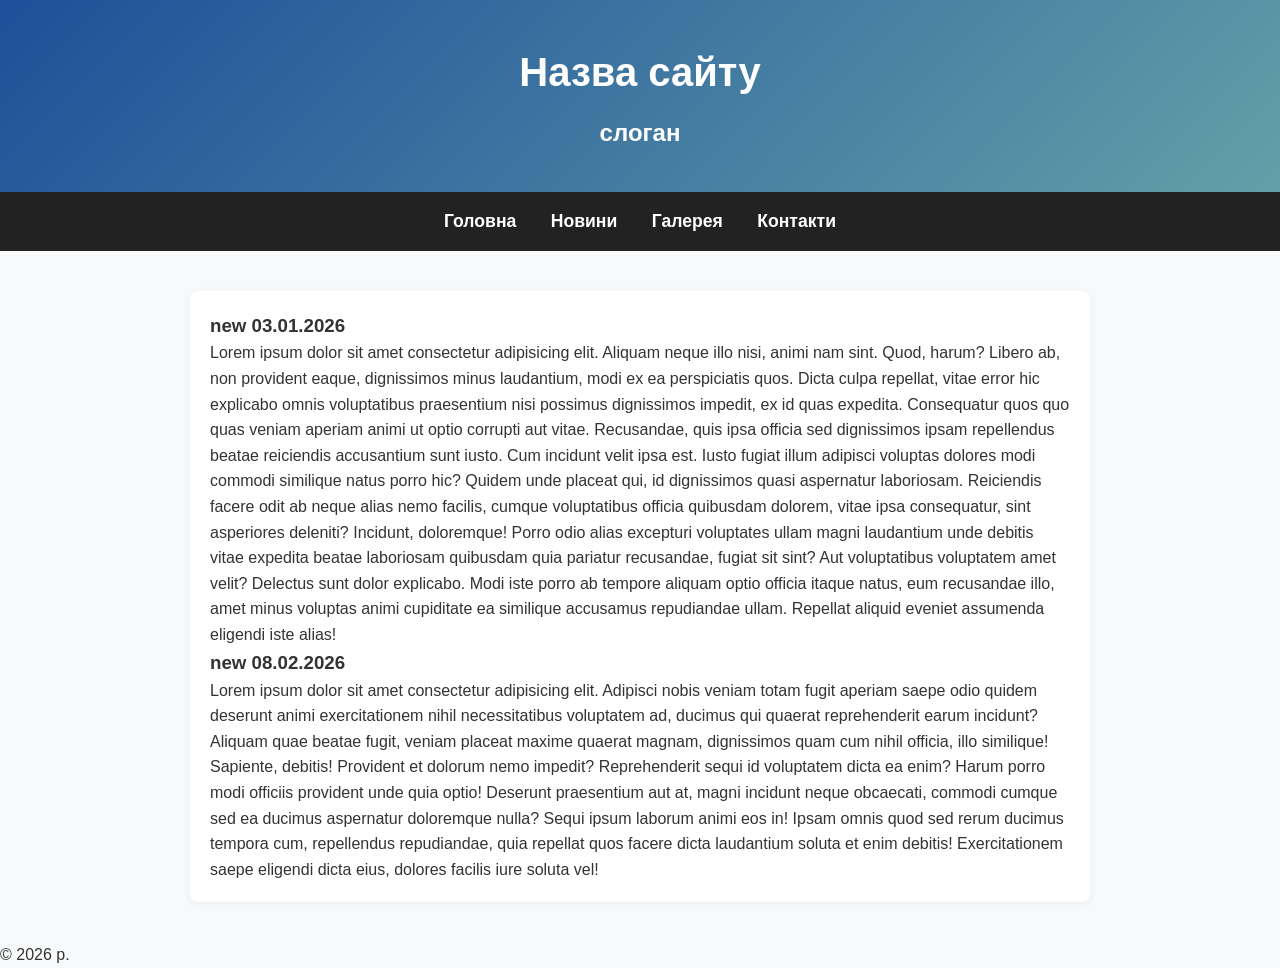
<file: news.html>
<!DOCTYPE html>
<html lang="en">
<head>
  <meta charset="UTF-8">
  <meta name="viewport" content="width=device-width, initial-scale=1.0">
  <link rel="stylesheet" href="./css/style.css">
  <title>назва сайту</title>
</head>
<body>
  <header>
    <h1>Назва сайту</h1>
    <h2>слоган</h2>
  </header>
  <nav>
    <ul>
      <li><a href="./index.html">Головна</a></li>
      <li><a href="./news.html">Новини</a></li>
      <li><a href="./gallery.html">Галерея</a></li>
      <li><a href="./contacts.html">Контакти</a></li>
    </ul>
    </nav>
    <main>
      <article>
        <h3>new 03.01.2026</h3>
        <p>
          Lorem ipsum dolor sit amet consectetur adipisicing elit. Aliquam neque illo nisi, animi nam sint. Quod, harum? Libero ab, non provident eaque, dignissimos minus laudantium, modi ex ea perspiciatis quos.
          Dicta culpa repellat, vitae error hic explicabo omnis voluptatibus praesentium nisi possimus dignissimos impedit, ex id quas expedita. Consequatur quos quo quas veniam aperiam animi ut optio corrupti aut vitae.
          Recusandae, quis ipsa officia sed dignissimos ipsam repellendus beatae reiciendis accusantium sunt iusto. Cum incidunt velit ipsa est. Iusto fugiat illum adipisci voluptas dolores modi commodi similique natus porro hic?
          Quidem unde placeat qui, id dignissimos quasi aspernatur laboriosam. Reiciendis facere odit ab neque alias nemo facilis, cumque voluptatibus officia quibusdam dolorem, vitae ipsa consequatur, sint asperiores deleniti? Incidunt, doloremque!
          Porro odio alias excepturi voluptates ullam magni laudantium unde debitis vitae expedita beatae laboriosam quibusdam quia pariatur recusandae, fugiat sit sint? Aut voluptatibus voluptatem amet velit? Delectus sunt dolor explicabo.
          Modi iste porro ab tempore aliquam optio officia itaque natus, eum recusandae illo, amet minus voluptas animi cupiditate ea similique accusamus repudiandae ullam. Repellat aliquid eveniet assumenda eligendi iste alias!
        </p>
      </article>
      <article>
        <h3>new 08.02.2026</h3>
        <p>
          Lorem ipsum dolor sit amet consectetur adipisicing elit. Adipisci nobis veniam totam fugit aperiam saepe odio quidem deserunt animi exercitationem nihil necessitatibus voluptatem ad, ducimus qui quaerat reprehenderit earum incidunt?
          Aliquam quae beatae fugit, veniam placeat maxime quaerat magnam, dignissimos quam cum nihil officia, illo similique! Sapiente, debitis! Provident et dolorum nemo impedit? Reprehenderit sequi id voluptatem dicta ea enim?
          Harum porro modi officiis provident unde quia optio! Deserunt praesentium aut at, magni incidunt neque obcaecati, commodi cumque sed ea ducimus aspernatur doloremque nulla? Sequi ipsum laborum animi eos in!
          Ipsam omnis quod sed rerum ducimus tempora cum, repellendus repudiandae, quia repellat quos facere dicta laudantium soluta et enim debitis! Exercitationem saepe eligendi dicta eius, dolores facilis iure soluta vel!
        </p>
      </article>
    </main>
    <footer>
      <p>&copy; 2026 р.</p>
    </footer>
  
</body>
</html>
</file>
<file: css/style.css>
* {
  margin: 0;
  padding: 0;
  box-sizing: border-box; /* Золоте правило CSS Box Model */
}
body {
  font-family: 'Open Sans', sans-serif;
  color: #333333; /* Ваш темний колір тексту */
  background-color: #f8f9fa; /* Світлий фон сторінки */
  line-height: 1.6; /* Комфортний вагон Інтерсіті для очей */
  font-size: 16px; /* Базовий розмір - абсолютна одиниця */
}
header {
  background-image: linear-gradient(135deg, #1C5099, #639FA8); /* Використайте кольори з вашої палітри */
  color: #ffffff;
  padding: 40px 20px;
  text-align: center;
  box-shadow: 0 4px 6px rgba(0, 0, 0, 0.1); /* Сучасна м'яка тінь */
}
header h1 {
  font-family: 'Montserrat', sans-serif; /* Шрифт для заголовка */
  font-size: 2.5rem; /* Відносна одиниця (2.5 * 16px) */
  margin-bottom: 10px;
}
nav {
  background-color: #222222;
  position: sticky; /* Меню "прилипне" до верху */
  top: 0;
  z-index: 100; /* Щоб меню було поверх іншого тексту */
}
nav ul {
  list-style-type: none; /* Прибираємо стандартні крапки списку */
  text-align: center;
  padding: 15px 0;
}
nav ul li {
  display: inline-block; /* Розташовуємо пункти в один рядок */
  margin: 0 15px;
}
nav ul li a {
  color: #ffffff;
  text-decoration: none;
  font-size: 1.1rem;
  font-weight: bold;
  transition: color 0.3s ease; /* Плавність зміни стану */
}
nav ul li a:hover {
  color: #639FA8; /* Ваш акцентний колір */
}
nav ul li a:focus {
  outline: 2px dashed #ff9800; /* Доступність: виділення при навігації клавіатурою (Tab) */
  outline-offset: 4px;
}
main section p:first-of-type::first-letter {
  font-size: 3rem;
  font-weight: bold;
  color: #1C5099;
  float: left; /* Обтікання текстом */
  margin-right: 8px;
  line-height: 1;
}
main {
    max-width: 900px; /* Обмежуємо максимальну ширину */
    margin: 40px auto; /* auto центрує блок по горизонталі */
    padding: 20px;
    background-color: #ffffff;
    border-radius: 8px; /* Заокруглені кути */
    box-shadow: 0 2px 10px rgba(0,0,0,0.05);
}
main section p {
    margin-bottom: 20px; /* Соціальна дистанція між абзацами */
    text-align: justify;
}

/* --- ЗАГАЛЬНІ СТИЛІ ГАЛЕРЕЇ --- */
.gallery-section {
  margin: 50px 20px;
}
.section-title {
  color: #1C5099; /* Колір з нашої палітри */
  text-align: center;
  margin-bottom: 30px;
  font-family: 'Montserrat', sans-serif;
  font-size: 2rem;
}
/* Дизайн самої картки з фото */
.card {
  border-radius: 12px;
  overflow: hidden; /* Ховаємо кути фотографії, щоб вони теж стали круглими */
  box-shadow: 0 4px 6px rgba(0, 0, 0, 0.1);
  transition: transform 0.3s ease, box-shadow 0.3s ease; /* Плавна анімація */
}
/* Ефект наведення мишки (Hover) */
.card:hover {
  transform: translateY(-8px) scale(1.02);
  box-shadow: 0 12px 20px rgba(28, 80, 153, 0.2);
}
/* Налаштування зображень всередині карток */
.card img {
  width: 100%;
  height: 100%;
  display: block;
  object-fit: cover; /* МАГІЯ: фото не буде сплющуватися, а обріжеться як треба! */
}
/* --- СЕКЦІЯ 1: FLEXBOX --- */
.flex-container-art {
  display: flex;
  flex-wrap: wrap; /* Дозволяємо перенесення на новий рядок */
  justify-content: center; /* Центруємо картки */
  gap: 20px; /* Відступи між картками */
}

.flex-container-art .card {
  flex: 1 1 300px; /* Рости: 1, Стискатися: 1, Базова ширина: 300px */
  height: 250px;
}
/* --- СЕКЦІЯ 2: BASIC GRID --- */
.grid-container-cg {
  display: grid;
  grid-template-columns: 1fr 1fr 1fr; /* Три однакові колонки */
  gap: 20px;
}

.grid-container-cg .card {
  height: 250px;
}
/* --- СЕКЦІЯ 3: GRID AREAS (БЕНТО-БОКС) --- */
.grid-bento-ai {
  display: grid;
  gap: 15px;
  grid-template-columns: 1fr 1fr 1fr;
  grid-template-rows: 250px 250px; /* Два рядки по 250px */
  
  /* Малюємо макет словами: */
  grid-template-areas: 
    "big big pic2"
    "big big pic3"
    "pic4 pic5 pic6";
}

/* Прив'язуємо класи карток до імен на нашому "кресленні" */
.ai-1 { grid-area: big; }
.ai-2 { grid-area: pic2; }
.ai-3 { grid-area: pic3; }
.ai-4 { grid-area: pic4; }
.ai-5 { grid-area: pic5; }
.ai-6 { grid-area: pic6; }

/* --- АДАПТИВНІСТЬ (МЕДІА-ЗАПИТИ) --- */

/* Для планшетів (екрани менше 900px) */
@media (max-width: 900px) {
  .grid-container-cg {
    grid-template-columns: 1fr 1fr; /* Робимо 2 колонки замість 3 */
  }
  
  .grid-bento-ai {
    grid-template-columns: 1fr 1fr;
    /* Перемальовуємо Бенто-бокс для планшета */
    grid-template-areas: 
      "big big"
      "big big"
      "pic2 pic3"
      "pic4 pic5"
      "pic6 pic6";
  }
}

/* Для смартфонів (екрани менше 600px) */
@media (max-width: 600px) {
  .grid-container-cg, 
  .grid-bento-ai {
    grid-template-columns: 1fr; /* Все в одну колонку */
    grid-template-areas: none; /* Вимикаємо складне малювання */
  }
  
  .grid-bento-ai .card {
    grid-area: auto; /* Повертаємо картки до стандартної поведінки */
    height: 300px;
  }
}
/* Стилі для модального вікна */
.modal {
    display: none; /* Перемикається через JS */
    position: fixed;
    z-index: 1000;
    left: 0;
    top: 0;
    width: 100%;
    height: 100%;
    background-color: rgba(0, 0, 0, 0.9);
    justify-content: center;
    align-items: center;
}

/* Контент всередині (зображення) */
.modal-content {
    max-width: 80%;
    max-height: 80%;
    border: 3px solid #fff;
    border-radius: 8px;
    animation: zoomIn 0.3s ease;
}

/* Кнопка закриття */
.modal-close {
    position: absolute;
    top: 20px;
    right: 35px;
    color: #fff;
    font-size: 40px;
    font-weight: bold;
    cursor: pointer;
}

/* Проста анімація появи */
@keyframes zoomIn {
    from { transform: scale(0.7); opacity: 0; }
    to { transform: scale(1); opacity: 1; }
}
/* --- КНОПКА "ВГОРУ" --- */
.scroll-top {
    display: none; /* За замовчуванням прихована */
    position: fixed;
    bottom: 30px;
    right: 30px;
    z-index: 999; /* Поверх інших елементів, але під модальним вікном */
    background-color: #1C5099; /* Основний синій колір сайту */
    color: white;
    border: none;
    outline: none;
    cursor: pointer;
    padding: 15px 18px;
    border-radius: 50%; /* Робимо її круглою */
    font-size: 24px;
    box-shadow: 0 4px 6px rgba(0, 0, 0, 0.3); /* Тінь для об'єму */
    transition: background-color 0.3s ease, transform 0.3s ease;
}

.scroll-top:hover {
    background-color: #639FA8; /* Акцентний колір при наведенні */
    transform: translateY(-5px); /* Легке підняття при наведенні */
}
</file>
<file: figma/css/style.css>
* {
  box-sizing: border-box;
}
body,
h1,
h2,
ul,
p,
hr,
ol {
  margin: 0;
}
body {
  background-color: hsl(30, 54%, 90%);
}
main {
  background-color: hsl(0, 0%, 100%);
  max-width: 736px;
  margin: 128px auto;
  border-radius: 24px;
  padding: 40px;
}
img {
  margin-bottom: 40px;
  border-radius: 12px;
  width: 100%;
}
h1 {
  margin-bottom: 24px;
}
.young-serif-regular{
  font-family: 'Young Serif', serif;
  font-weight: 400;
  font-style: normal;
}
.outfit-regular {
  font-family: 'Outfit', sans-serif;
  font-optical-sizing: auto;
  font-weight: 400;
  font-style: normal;
}
.body-reg {
  color: hsl(30, 10%, 34%);
  font-size: 16px;
  line-height: 150%;
}
</file>
<file: UX_UI/style.css>
/* ==========================================
БАЗОВІ СТИЛІ ТА РЕЖИМ «ХАОС» (Поганий UX)
========================================== */
:root {
/* Випадкові хаотичні кольори без логіки */
--bg-color: #e2e8f0;
--card-bg: #cbd5e1;
--text-color: #000000;
--accent-color: #ef4444;
}
body {
background-color: var(--bg-color);
color: var(--text-color);
font-family: "Courier New", Courier, monospace; /* Важко читається у вебі */
margin: 0;
transition: all 0.4s ease;
}
/* Кнопка перемикання */
.control-panel {
background: #1e293b;
color: white;
padding: 10px;
text-align: center;
font-family: sans-serif;
}
#toggle-ux-btn {
padding: 10px 20px;
font-weight: bold;
cursor: pointer;
background-color: #10b981;
color: white;
border: none;
border-radius: 4px;
}
/* Помилка: Немає відступів (повітря) біля заголовка */
.section-title {
text-align: center;
margin: 5px 0;
}
/* Помилка: Відсутність сітки. Елементи просто збиті в купу */
.grid-wrapper {
display: block;
max-width: 1200px;
margin: 0 auto;
}
/* Помилка: Картки зліплені, немає внутрішніх відступів */
.card {
background-color: var(--card-bg);
margin: 10px;
padding: 5px; /* Занадто мало повітря */
border: 2px solid #000;
}
/* Помилка: Текст і заголовок однакової товщини, немає ієрархії */
.card h3 {
margin: 0;
font-size: 18px;
}
.card p {
font-size: 16px;
line-height: 1.1; /* Текст зліплений у купу */
}
/* Помилка: Кнопка зливається, текст не читається */
.cta-btn {
background-color: #7f1d1d;
color: #fca5a5;
width: 100%;
padding: 2px;
border: none;
}
/* ==========================================
РЕЖИМ «ДЗЕН» (Професійний UI/UX)
========================================== */
.zen-mode {
/* 60/30/10 Rule */
--bg-color: #f8fafc; /* 60% - Чисте світле тло сайту */
--card-bg: #ffffff; /* 30% - Додатковий колір для структури карток */
--text-main: #0f172a; /* Глибокий колір для гарної читабельності тексту */
--text-muted: #475569; /* Колір для другорядного тексту */
--accent-color: #2563eb;/* 10% - Яскравий синій акцент ТІЛЬКИ для кнопок дії */
--accent-featured: #f59e0b; /* Золотий акцент для топ-картки */
font-family: -apple-system, BlinkMacSystemFont, "Segoe UI", Roboto, Helvetica, Arial,
sans-serif;
color: var(--text-main);
}
/* Впроваджуємо макро-повітря (відступи між секціями) */
.zen-mode .section-title {
margin: 60px 0 30px 0;
font-size: 36px;
font-weight: 800;
letter-spacing: -0.5px;
}
/* Впроваджуємо 12-колонкову модульну сітку */
.zen-mode .grid-wrapper {
display: grid;
grid-template-columns: repeat(12, 1fr);
gap: 30px; /* Повітря між елементами сітки */
padding: 0 20px;
}
/* Кожна картка займає 4 колонки (разом 12) */
.zen-mode .card {
grid-column: span 4;
background-color: var(--card-bg);
border: none;
border-radius: 16px; /* М'якість форми */
padding: 32px; /* Щедре мікро-повітря всередині картки */
margin: 0;
box-shadow: 0 4px 6px -1px rgba(0, 0, 0, 0.05), 0 2px 4px -1px rgba(0, 0, 0, 0.03);
/* Візуальний об'єм */
position: relative;
display: flex;
flex-direction: column;
justify-content: space-between;
}
/* Виділення картки "Топ вибір" за правилом контрасту */
.zen-mode .card.featured {
border: 2px solid var(--accent-featured);
transform: scale(1.03); /* Легке візуальне домінування */
}
/* Типографіка: Типографічна ієрархія та інтерваflow */
.zen-mode .card h3 {
font-size: 22px;
font-weight: 700;
margin-bottom: 12px;
}
.zen-mode .card p {
font-size: 15px;
color: var(--text-muted);
line-height: 1.6; /* Текст починає "дихати" і легко читатися */
margin-bottom: 24px;
}
.zen-mode .price {
font-size: 28px;
font-weight: 800;
margin-bottom: 20px;
}
/* Кнопка, на яку хочеться натиснути (10% акценту) */
.zen-mode .cta-btn {
background-color: var(--accent-color);
color: white;
padding: 14px 24px;
font-size: 16px;
font-weight: 600;
border-radius: 8px;
cursor: pointer;
transition: background 0.2s ease;
}
.zen-mode .cta-btn:hover {
background-color: #1d4ed8; /* Темніший при наведенні */
}
/* Ховаємо плашки в режимі хаосу, стилізуємо в дзені */
.card-badge { display: none; }
.zen-mode .card-badge {
display: inline-block;
position: absolute;
top: -12px;
left: 24px;
background-color: #10b981;
color: white;
padding: 4px 12px;
font-size: 12px;
font-weight: 700;
border-radius: 20px;
text-transform: uppercase;
}
.zen-mode .card.featured .card-badge {
background-color: var(--accent-featured);
}
</file>
<file: js/less3/style.css>
body { font-family: sans-serif; padding: 20px; background: #f4f4f9; }
.catalog { display: flex; gap: 15px; flex-wrap: wrap; }
.card { 
    background: white; 
    padding: 15px; 
    border-radius: 8px; 
    box-shadow: 0 4px 6px rgba(0,0,0,0.1);
    text-align: center;
    width: 150px;
}
.card button { background: #ff6b6b; color: white; border: none; padding: 8px; cursor: pointer; }
.receipt { background: #2f3542; color: white; padding: 20px; margin-top: 20px; border-radius: 8px; }
</file>
<file: js/less_event/style.css>
.box {
    width: 200px;
    height: 200px;
    background-color: lightblue;
    display: flex;
    align-items: center;
    text-align: center;
    cursor: pointer;
    transition: 0.3s;
}
.scroll-btn {
    position: fixed;
    bottom: 30px;
    right: 30px;
    padding: 10px 15px;
    font-size: 20px;
    background-color: #333;
    color: white;
    border: none;
    border-radius: 5px;
    cursor: pointer;
    display: none; /* Ховаємо кнопку початково */
}
/* Клас, який ми будемо додавати через JS, щоб показати кнопку */
.scroll-btn.show {
    display: block; 
}
</file>
